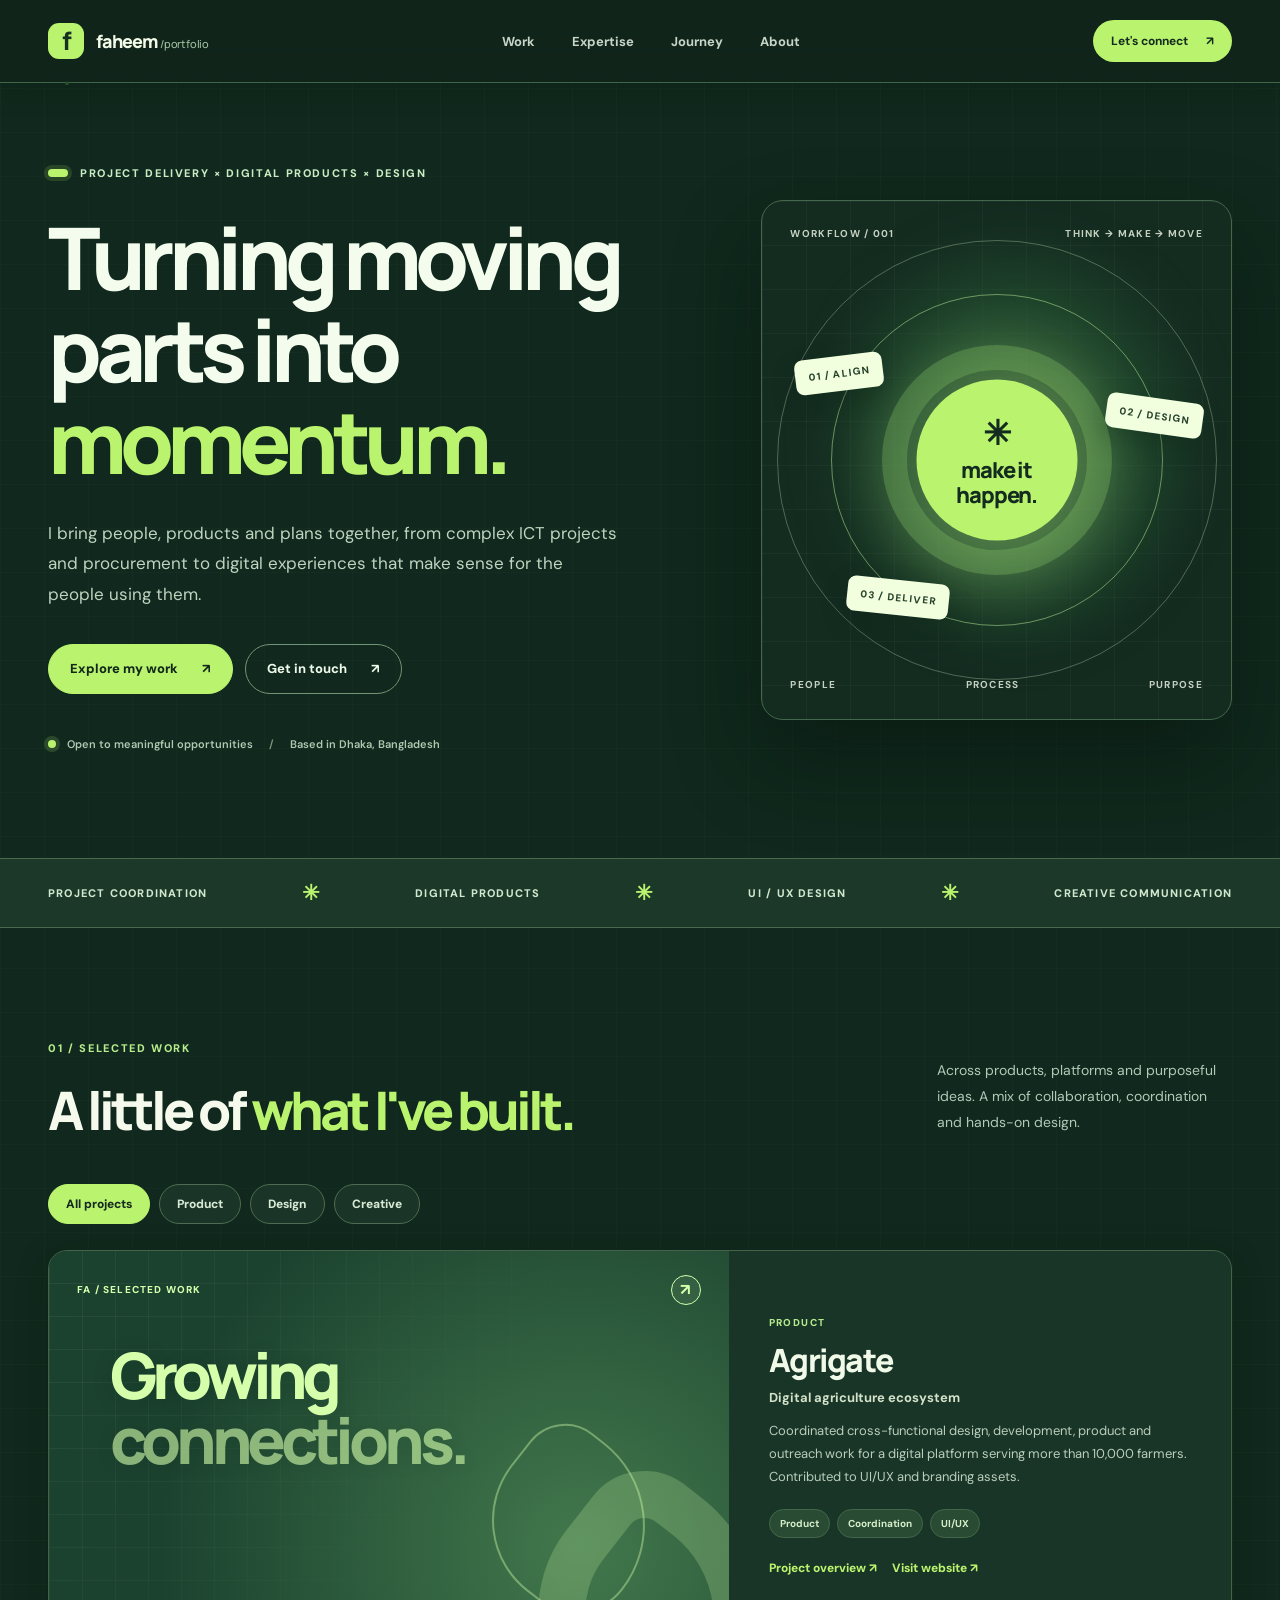
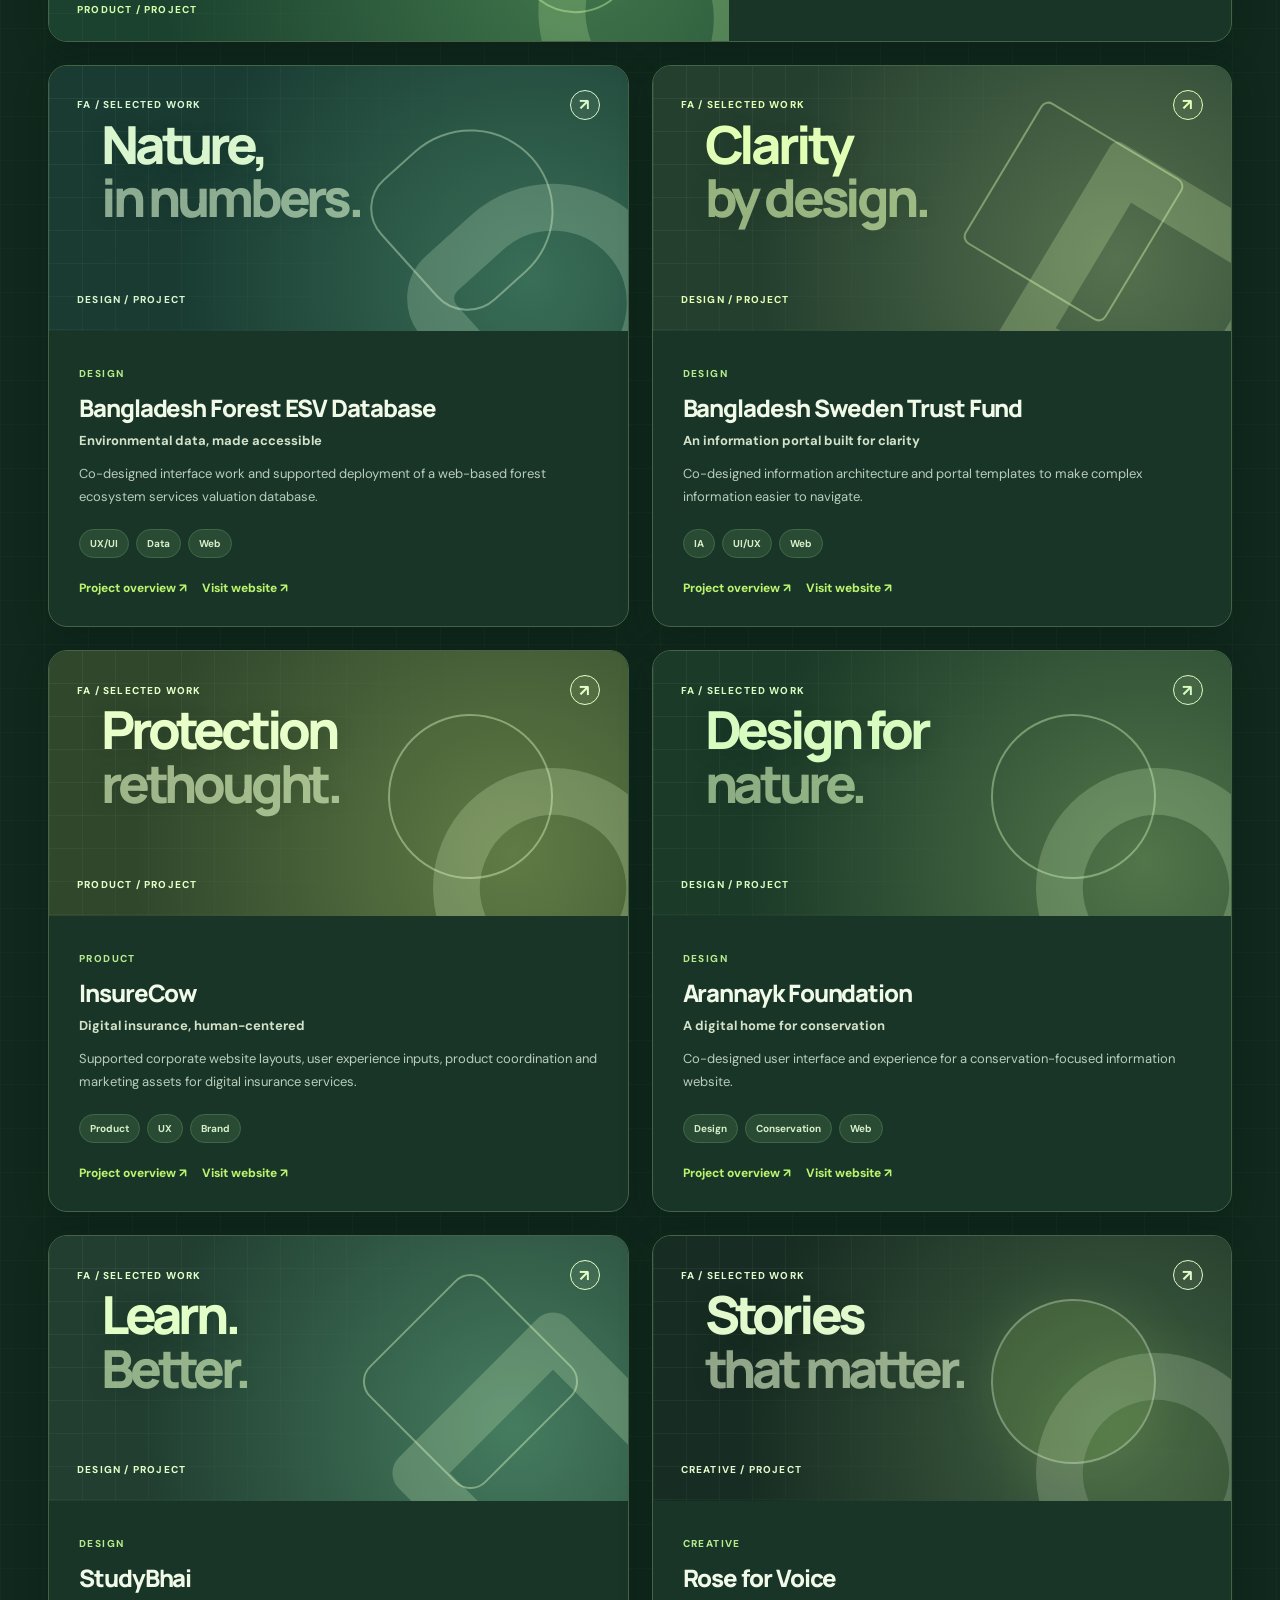
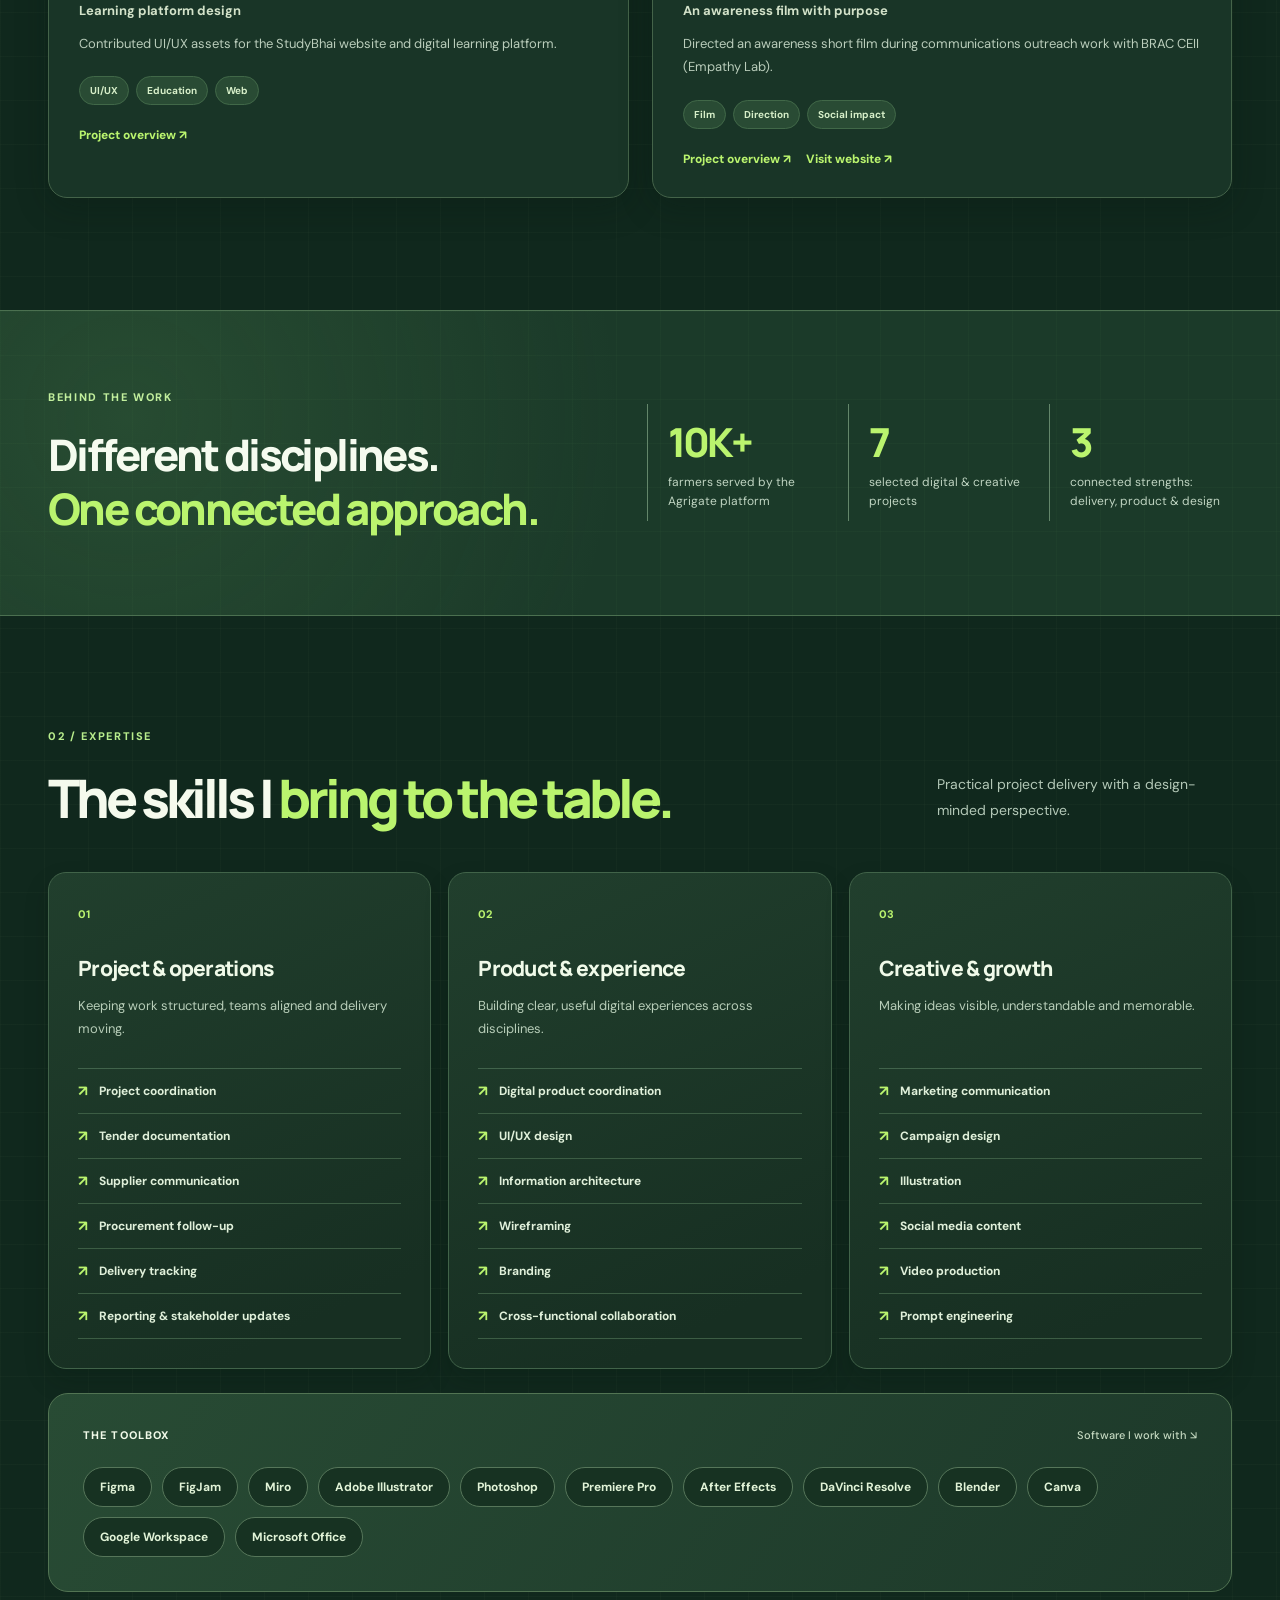
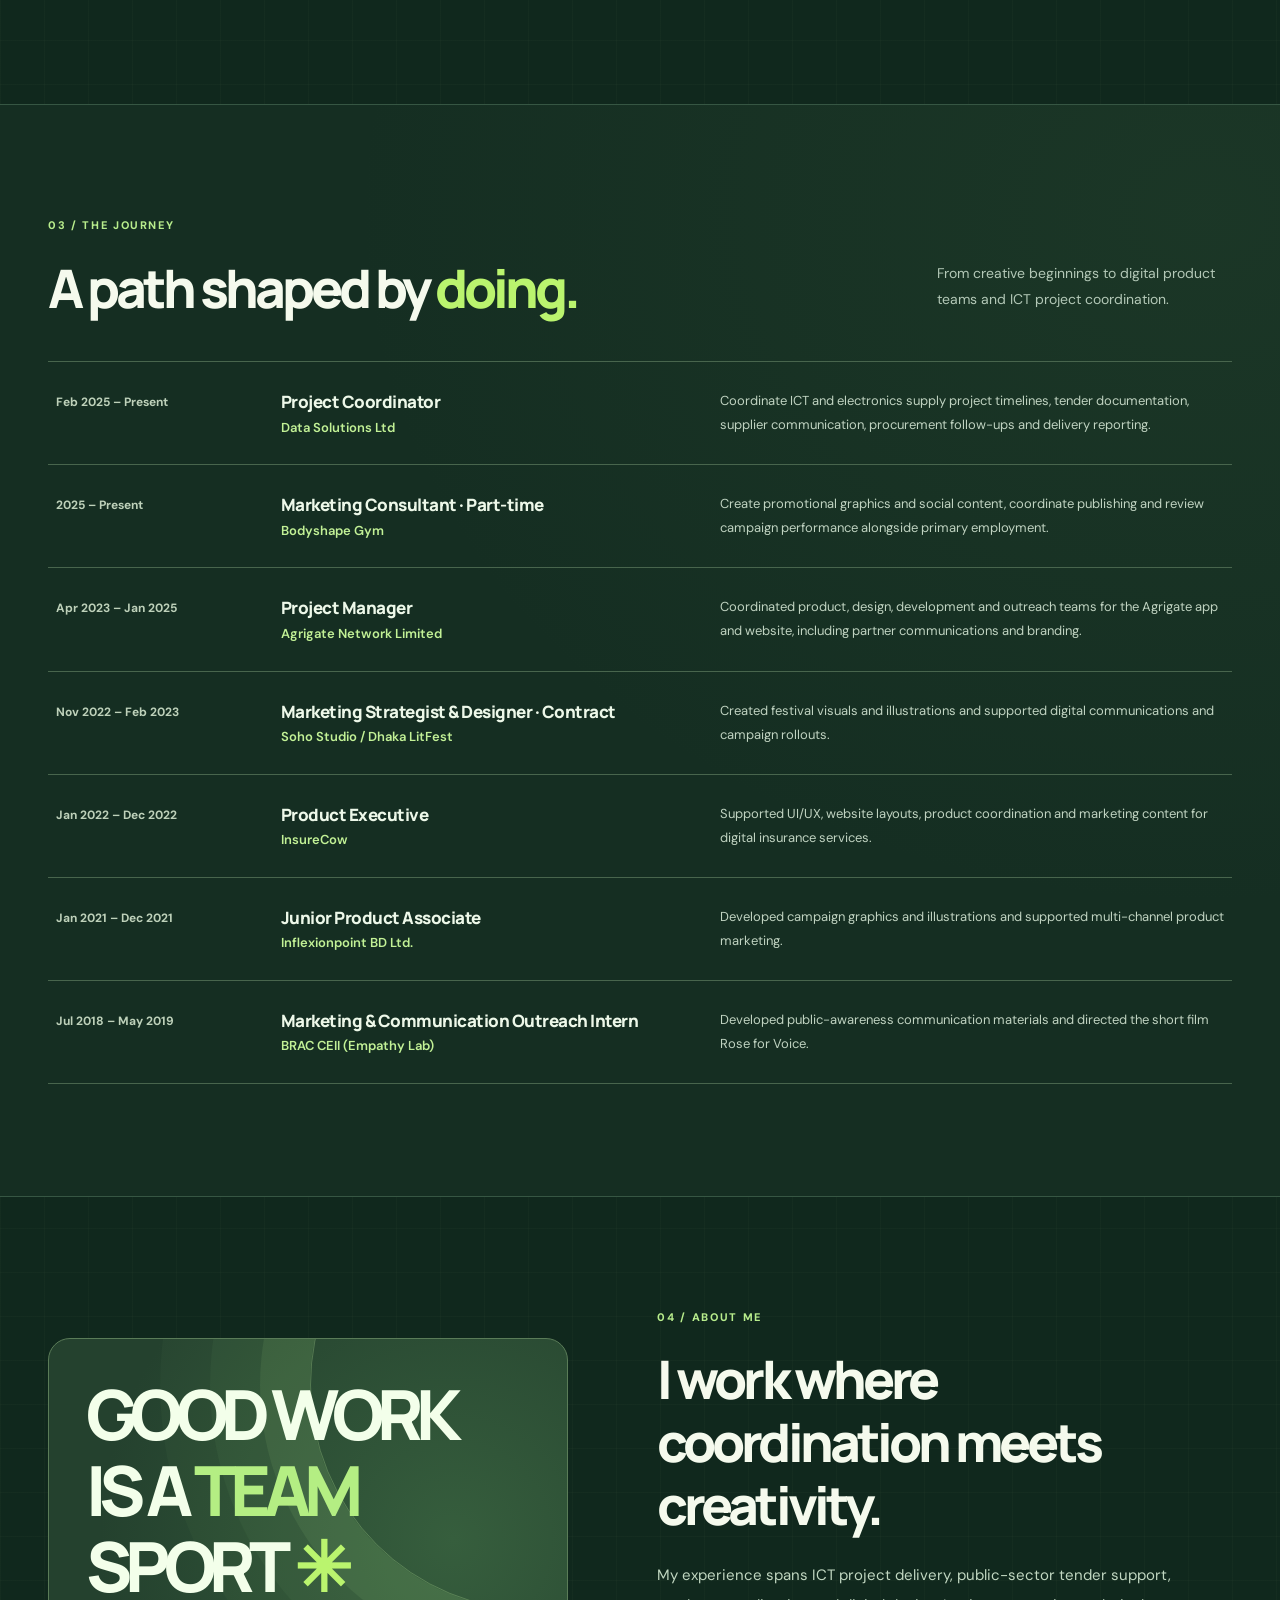
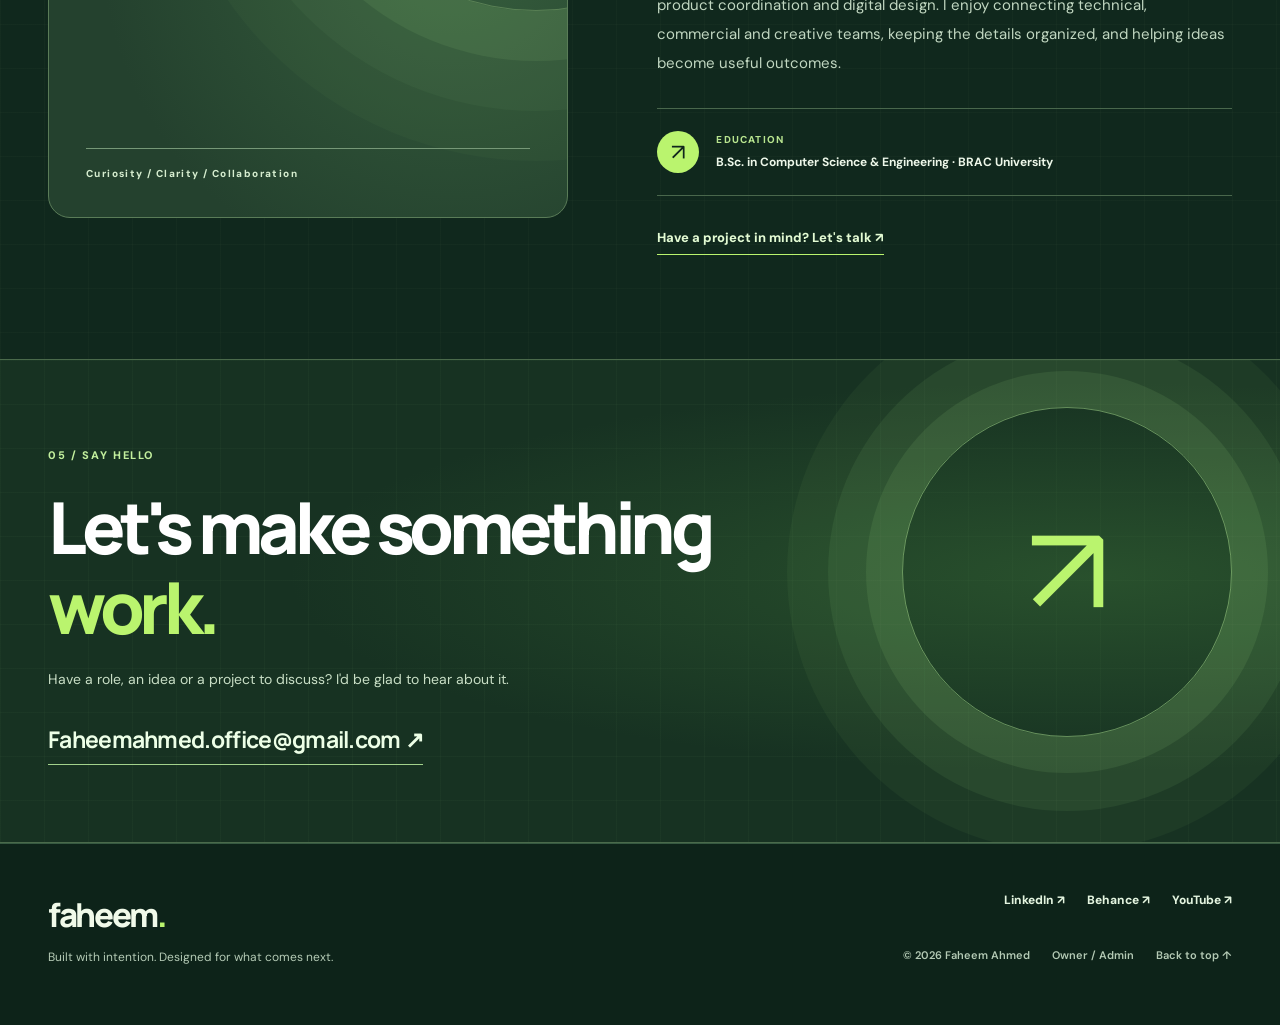
<file: index.html>
<!doctype html>
<html lang="en">
<head>
  <meta charset="utf-8" />
  <meta name="viewport" content="width=device-width, initial-scale=1" />
  <meta name="theme-color" content="#10281d" />
  <meta name="description" content="Faheem Ahmed: project delivery, digital products, UI/UX and creative work. Selected projects, skills and experience." />
  <meta property="og:title" content="Faheem Ahmed | Portfolio" />
  <meta property="og:description" content="Project delivery, digital products and thoughtful design." />
  <meta property="og:type" content="website" />
  <title>Faheem Ahmed | Project Delivery, Digital Products & Design</title>
  <link rel="icon" href="favicon.svg" type="image/svg+xml" />
  <link rel="preconnect" href="https://fonts.googleapis.com" />
  <link rel="preconnect" href="https://fonts.gstatic.com" crossorigin />
  <link href="https://fonts.googleapis.com/css2?family=DM+Sans:wght@400;500;600;700&family=Manrope:wght@400;500;600;700;800&display=swap" rel="stylesheet" />
  <link rel="stylesheet" href="styles.css" />
  <link rel="stylesheet" href="theme.css" />
  <script defer src="fallback.js"></script>
  <script defer src="app.js"></script>
</head>
<body>
  <a class="skip-link" href="#main">Skip to content</a>
  <header class="site-header" id="top">
    <div class="shell header-row">
      <a class="wordmark" href="#top" aria-label="Faheem Ahmed, back to top"><span class="logo-symbol">f<span class="logo-dot">.</span></span><span id="headerName">faheem<span class="muted-mark">/portfolio</span></span></a>
      <nav class="desktop-nav" aria-label="Main navigation">
        <a href="#work">Work</a><a href="#expertise">Expertise</a><a href="#journey">Journey</a><a href="#about">About</a>
      </nav>
      <a class="header-contact" href="#contact">Let's connect <span aria-hidden="true">↗</span></a>
      <button class="menu-toggle" id="menuToggle" aria-label="Open menu" aria-expanded="false" aria-controls="mobileMenu"><span></span><span></span></button>
    </div>
    <nav class="mobile-menu" id="mobileMenu" aria-label="Mobile navigation" hidden><a href="#work">Work</a><a href="#expertise">Expertise</a><a href="#journey">Journey</a><a href="#about">About</a><a href="#contact">Contact</a></nav>
  </header>

  <main id="main">
    <section class="hero shell section" aria-labelledby="heroTitle">
      <div class="hero-copy">
        <div class="eyebrow"><span class="eyebrow-mark"></span><span id="heroEyebrow">PROJECT DELIVERY × DIGITAL PRODUCTS × DESIGN</span></div>
        <h1 id="heroTitle">Turning moving parts into <em>momentum.</em></h1>
        <p class="hero-desc" id="heroIntro">I bring people, products and plans together, from complex ICT projects and procurement to digital experiences that make sense for the people using them.</p>
        <div class="hero-actions"><a href="#work" class="button button-dark">Explore my work <span aria-hidden="true">↗</span></a><a href="#contact" class="button button-outline">Get in touch <span aria-hidden="true">↗</span></a></div>
        <div class="hero-footnote"><span class="status-pip"></span><span id="availability">Open to meaningful opportunities</span><span class="footnote-separator">/</span><span id="location">Based in Dhaka, Bangladesh</span></div>
      </div>
      <div class="hero-art" aria-label="Abstract visual representing a process from plan to delivery" role="img">
        <div class="art-topline"><span>WORKFLOW / 001</span><span>THINK → MAKE → MOVE</span></div>
        <div class="orbit orbit-outer"></div><div class="orbit orbit-middle"></div><div class="orbit orbit-inner"></div>
        <div class="orbit-center"><span class="orbit-symbol">✳</span><span>make it<br />happen.</span></div>
        <div class="orbit-tag orbit-tag-one">01 / ALIGN</div><div class="orbit-tag orbit-tag-two">02 / DESIGN</div><div class="orbit-tag orbit-tag-three">03 / DELIVER</div>
        <div class="art-bottomline"><span>PEOPLE</span><span>PROCESS</span><span>PURPOSE</span></div>
      </div>
    </section>

    <section class="ticker-wrap" aria-label="Areas of work"><div class="shell ticker"><span>PROJECT COORDINATION</span><span class="ticker-star">✳</span><span>DIGITAL PRODUCTS</span><span class="ticker-star">✳</span><span>UI / UX DESIGN</span><span class="ticker-star">✳</span><span>CREATIVE COMMUNICATION</span></div></section>

    <section class="section shell work-section" id="work" aria-labelledby="workTitle">
      <div class="section-head reveal"><div><p class="kicker">01 / SELECTED WORK</p><h2 id="workTitle">A little of <em>what I've built.</em></h2></div><p class="head-aside">Across products, platforms and purposeful ideas. A mix of collaboration, coordination and hands-on design.</p></div>
      <div class="filter-row" id="projectFilters" aria-label="Filter projects"><button class="filter-chip active" data-filter="All" aria-pressed="true">All projects</button><button class="filter-chip" data-filter="Product" aria-pressed="false">Product</button><button class="filter-chip" data-filter="Design" aria-pressed="false">Design</button><button class="filter-chip" data-filter="Creative" aria-pressed="false">Creative</button></div>
      <div class="project-grid" id="projectGrid" aria-live="polite"></div>
    </section>

    <section class="stats-section"><div class="shell stats-layout"><div><p class="kicker light-kicker">BEHIND THE WORK</p><h2>Different disciplines.<br /><em>One connected approach.</em></h2></div><div class="stats-grid" id="statsGrid"></div></div></section>

    <section class="section shell expertise-section" id="expertise" aria-labelledby="expertiseTitle"><div class="section-head reveal"><div><p class="kicker">02 / EXPERTISE</p><h2 id="expertiseTitle">The skills I <em>bring to the table.</em></h2></div><p class="head-aside">Practical project delivery with a design-minded perspective.</p></div><div class="skills-grid" id="skillsGrid"></div><div class="toolbox reveal"><div class="toolbox-heading"><span>THE TOOLBOX</span><span>Software I work with <span aria-hidden="true">↘</span></span></div><div class="tool-tags" id="toolTags"></div></div></section>

    <section class="section journey-section" id="journey" aria-labelledby="journeyTitle"><div class="shell"><div class="section-head reveal"><div><p class="kicker">03 / THE JOURNEY</p><h2 id="journeyTitle">A path shaped by <em>doing.</em></h2></div><p class="head-aside">From creative beginnings to digital product teams and ICT project coordination.</p></div><div class="timeline" id="timeline"></div></div></section>

    <section class="section shell about-section" id="about" aria-labelledby="aboutTitle"><div class="about-visual reveal" aria-hidden="true"><div class="about-art-title">GOOD WORK<br />IS A <span>TEAM</span><br />SPORT<span class="lime-text">✳</span></div><div class="about-art-caption">Curiosity / Clarity / Collaboration</div></div><div class="about-copy reveal"><p class="kicker">04 / ABOUT ME</p><h2 id="aboutTitle">I work where <em>coordination meets creativity.</em></h2><p id="aboutText">My experience spans ICT project delivery, public-sector tender support, product coordination and digital design.</p><div class="education-note"><span class="edu-icon">↗</span><div><small>EDUCATION</small><strong id="educationText">B.Sc. in Computer Science & Engineering · BRAC University</strong></div></div><a class="text-link" href="#contact">Have a project in mind? Let's talk <span aria-hidden="true">↗</span></a></div></section>

    <section class="contact-section" id="contact" aria-labelledby="contactTitle"><div class="shell contact-inner"><div><p class="kicker light-kicker">05 / SAY HELLO</p><h2 id="contactTitle">Let's make something <em>work.</em></h2><p>Have a role, an idea or a project to discuss? I'd be glad to hear about it.</p><a class="contact-email" id="emailLink" href="mailto:Faheemahmed.office@gmail.com">Faheemahmed.office@gmail.com <span aria-hidden="true">↗</span></a></div><div class="contact-orbit" aria-hidden="true"><span>↗</span></div></div></section>
  </main>

  <footer class="site-footer"><div class="shell footer-main"><div><a href="#top" class="footer-brand">faheem<span>.</span></a><p id="footerNote">Built with intention. Designed for what comes next.</p></div><div><div class="footer-socials" id="footerSocials"></div><div class="footer-bottom"><span>© <span id="year"></span> <span id="footerName">Faheem Ahmed</span></span><a href="admin.html" rel="nofollow">Owner / Admin</a><a href="#top">Back to top ↑</a></div></div></div></footer>

  <dialog class="project-dialog" id="projectDialog" aria-labelledby="dialogTitle"><button class="dialog-close" id="dialogClose" aria-label="Close project details">×</button><p class="kicker">SELECTED PROJECT</p><h2 id="dialogTitle"></h2><p class="dialog-subtitle" id="dialogSubtitle"></p><p id="dialogDescription"></p><p class="dialog-role" id="dialogRole"></p><div id="dialogTags" class="card-tags"></div><a class="button button-dark dialog-link" id="dialogLink" href="#" target="_blank" rel="noopener noreferrer">Visit project <span>↗</span></a></dialog>
</body>
</html>
</file>
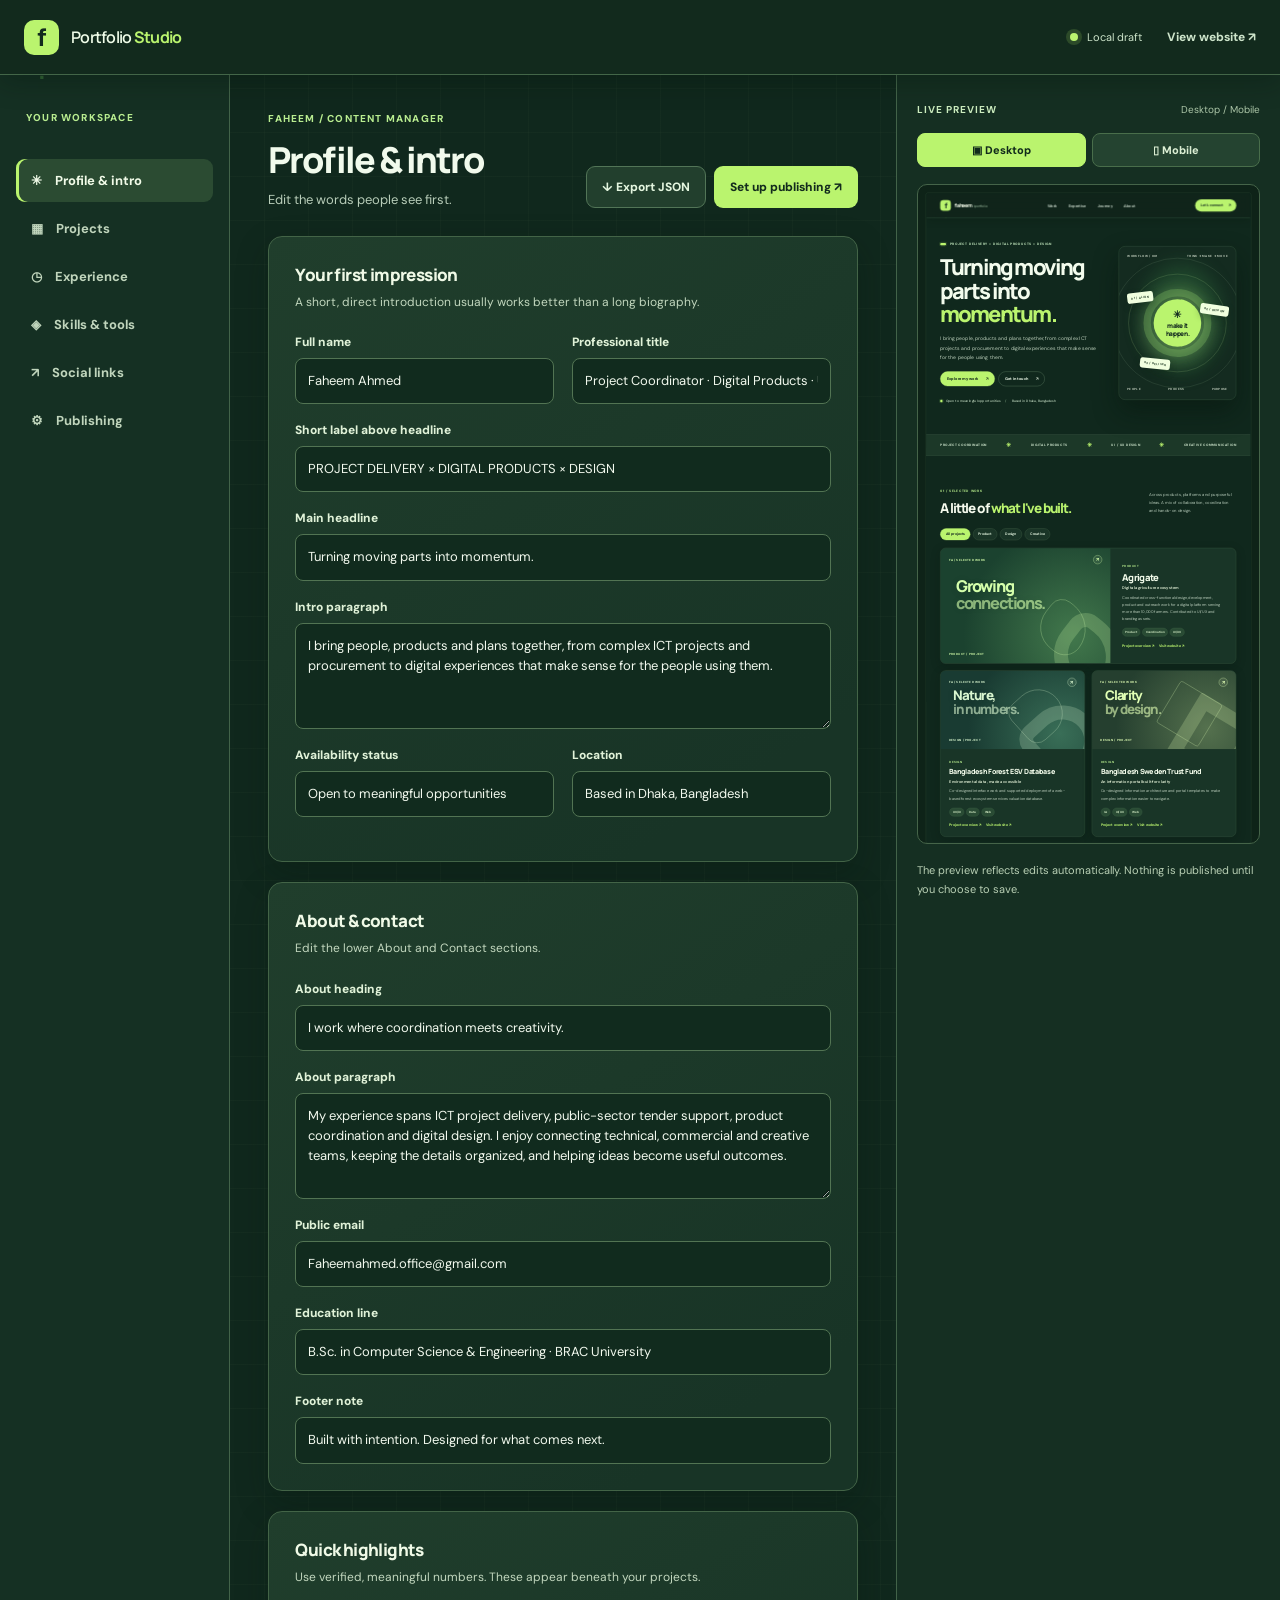
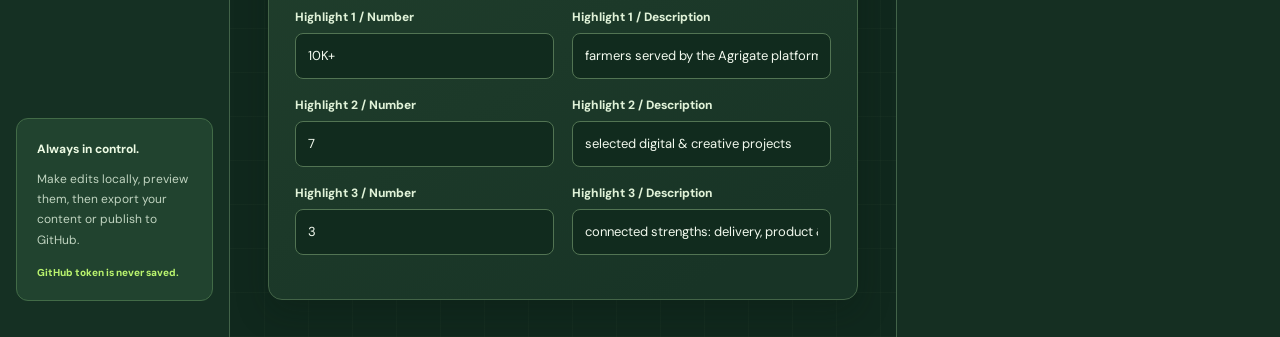
<file: admin.html>
<!doctype html>
<html lang="en">
<head>
<meta charset="utf-8" /><meta name="viewport" content="width=device-width,initial-scale=1" />
<meta name="robots" content="noindex,nofollow" /><meta name="theme-color" content="#10281d" />
<title>Portfolio Studio | Faheem Ahmed</title>
<link rel="icon" href="favicon.svg" type="image/svg+xml" />
<link rel="preconnect" href="https://fonts.googleapis.com" /><link rel="preconnect" href="https://fonts.gstatic.com" crossorigin />
<link href="https://fonts.googleapis.com/css2?family=DM+Sans:wght@400;500;600;700&family=Manrope:wght@400;500;600;700;800&display=swap" rel="stylesheet" />
<link rel="stylesheet" href="admin.css" />
<link rel="stylesheet" href="admin-theme.css" />
<script defer src="fallback.js"></script><script defer src="admin.js"></script>
</head>
<body>
<header class="admin-header"><a class="admin-brand" href="index.html"><span class="admin-logo">f<span>.</span></span><span>Portfolio <strong>Studio</strong></span></a><div class="admin-header-right"><span class="admin-status" id="draftStatus"><span class="status-light"></span>Ready to edit</span><a href="index.html" target="_blank" rel="noopener noreferrer" class="site-link">View website ↗</a></div></header>
<div class="admin-layout">
<aside class="admin-sidebar"><div class="sidebar-title">YOUR WORKSPACE</div><nav class="admin-tabs" aria-label="Admin sections"><button class="tab active" data-tab="profile">✳ <span>Profile & intro</span></button><button class="tab" data-tab="projects">▦ <span>Projects</span></button><button class="tab" data-tab="experience">◷ <span>Experience</span></button><button class="tab" data-tab="skills">◈ <span>Skills & tools</span></button><button class="tab" data-tab="links">↗ <span>Social links</span></button><button class="tab" data-tab="publishing">⚙ <span>Publishing</span></button></nav><div class="sidebar-help"><strong>Always in control.</strong><p>Make edits locally, preview them, then export your content or publish to GitHub.</p><span>GitHub token is never saved.</span></div></aside>
<main class="admin-main"><div class="editor-intro"><div><div class="upper-label">FAHEEM / CONTENT MANAGER</div><h1 id="tabTitle">Profile & intro</h1><p id="tabDescription">Edit the words people see first.</p></div><div class="editor-actions"><button class="ghost-btn" id="exportButton">↓ Export JSON</button><button class="primary-btn" id="publishButton">Publish changes ↗</button></div></div><div id="notification" role="status" aria-live="polite" class="notification" hidden></div><div id="editorPane" class="editor-pane"></div></main>
<aside class="preview-sidebar"><div class="preview-head"><strong>LIVE PREVIEW</strong><span>Desktop / Mobile</span></div><div class="preview-controls"><button id="desktopPreview" class="selected" aria-pressed="true">▣ Desktop</button><button id="mobilePreview" aria-pressed="false">▯ Mobile</button></div><div class="preview-frame-holder" id="previewFrameHolder"><iframe title="Live portfolio preview" id="previewFrame" src="index.html"></iframe></div><p class="preview-tip">The preview reflects edits automatically. Nothing is published until you choose to save.</p></aside>
</div>
</body>
</html>
</file>
<file: styles.css>
:root{--paper:#f7f7f2;--paper-dark:#eeefe9;--ink:#18271f;--muted:#5f6b62;--border:#daddd5;--dark:#152b20;--dark-2:#213d2c;--lime:#baf46e;--white:#fff;--shadow:0 28px 60px rgba(26,43,31,.075);--round:19px}
*{box-sizing:border-box}html{scroll-behavior:smooth;scroll-padding-top:85px}body{margin:0;background:var(--paper);color:var(--ink);font-family:'DM Sans',Arial,sans-serif;-webkit-font-smoothing:antialiased}a{color:inherit;text-decoration:none}button,input{font:inherit}button{cursor:pointer}img{max-width:100%}::selection{background:var(--lime);color:var(--dark)}.shell{width:min(100% - 96px,1300px);margin-inline:auto}.section{padding-block:112px}.skip-link{position:absolute;top:-70px;left:20px;background:var(--lime);padding:14px 20px;z-index:120}.skip-link:focus{top:12px}a:focus-visible,button:focus-visible{outline:3px solid #85b840;outline-offset:4px}.site-header{position:sticky;top:0;z-index:40;background:rgba(247,247,242,.93);backdrop-filter:blur(20px);border-bottom:1px solid var(--border)}.header-row{height:82px;display:flex;align-items:center;justify-content:space-between;gap:22px}.wordmark{display:flex;align-items:center;gap:12px;font-weight:800;letter-spacing:-.055em;font-family:Manrope,sans-serif;font-size:18px}.logo-symbol{height:36px;width:36px;background:var(--dark);border-radius:11px;color:#fff;display:grid;place-items:center;position:relative;font-size:25px;letter-spacing:-.07em}.logo-dot{color:var(--lime)}.muted-mark{font-size:11px;letter-spacing:-.02em;font-weight:500;color:#8c948b;margin-left:3px}.desktop-nav{display:flex;align-items:center;gap:37px}.desktop-nav a{font-size:13px;font-weight:700;color:#46564b;transition:color .2s}.desktop-nav a:hover,.desktop-nav a.active{color:#1a9c4c}.header-contact{background:var(--dark);border-radius:999px;padding:13px 18px;color:#fff;font-weight:700;font-size:12px;display:flex;align-items:center;gap:18px;white-space:nowrap}.header-contact:hover{background:#315b3d}.menu-toggle{display:none;background:none;border:0;flex-direction:column;gap:5px;padding:12px}.menu-toggle span{display:block;width:23px;height:2px;background:var(--ink)}.mobile-menu{display:none}
.hero{min-height:660px;display:grid;grid-template-columns:1.15fr .85fr;gap:clamp(34px,6vw,100px);align-items:center;padding-block:82px 103px}.hero-copy{padding-bottom:4px}.eyebrow,.kicker{font-size:11px;letter-spacing:.15em;font-weight:800;line-height:1.5}.eyebrow{display:flex;align-items:center;gap:12px;color:#4d6756;margin-bottom:29px}.eyebrow-mark{display:inline-block;width:20px;height:8px;background:#5ba46a;border-radius:99px}.hero h1,h2{font-family:Manrope,'DM Sans',sans-serif;font-weight:800;letter-spacing:-.075em}.hero h1{font-size:clamp(56px,6.75vw,99px);line-height:1.07;margin:0;max-width:820px}.hero h1 em,h2 em{font-style:normal;color:#66866a}.hero-desc{max-width:570px;font-size:17px;line-height:1.8;color:#657069;margin:30px 0}.hero-actions{display:flex;gap:12px;flex-wrap:wrap;margin-top:34px}.button{min-height:50px;border-radius:999px;padding:14px 21px;display:inline-flex;align-items:center;justify-content:center;gap:24px;font-size:13px;font-weight:800;transition:transform .2s,background .2s,border-color .2s}.button:hover{transform:translateY(-2px)}.button-dark{background:var(--ink);color:#fff;border:1px solid var(--ink)}.button-dark:hover{background:#34543a}.button-outline{border:1px solid #bcc6bd}.button-outline:hover{background:white;border-color:var(--ink)}.hero-footnote{display:flex;flex-wrap:wrap;align-items:center;gap:11px;color:#6f7971;font-size:11px;margin-top:43px;font-weight:600}.status-pip{width:8px;height:8px;background:#63b579;border-radius:50%;box-shadow:0 0 0 4px #ddeddf}.footnote-separator{color:#aeb8ac;padding-inline:5px}
.hero-art{min-height:520px;background:var(--dark);border-radius:22px;position:relative;overflow:hidden;color:white;isolation:isolate;box-shadow:var(--shadow)}.hero-art:before{content:'';position:absolute;width:85%;height:85%;background:radial-gradient(ellipse,#6d9d59 0%,#285135 38%,transparent 70%);top:4%;left:11%;opacity:.65;filter:blur(22px)}.hero-art:after{content:'';position:absolute;inset:0;background-image:linear-gradient(rgba(255,255,255,.035) 1px,transparent 1px),linear-gradient(90deg,rgba(255,255,255,.035) 1px,transparent 1px);background-size:44px 44px;z-index:-1}.art-topline,.art-bottomline{position:absolute;left:28px;right:28px;display:flex;justify-content:space-between;color:#c5d2c1;font-size:10px;letter-spacing:.13em;font-weight:700;z-index:3}.art-topline{top:26px}.art-bottomline{bottom:28px}.orbit{position:absolute;border:1px solid rgba(218,246,203,.3);border-radius:50%;left:50%;top:50%;transform:translate(-50%,-50%)}.orbit-outer{width:440px;height:440px}.orbit-middle{width:332px;height:332px;border-color:rgba(189,239,160,.5)}.orbit-inner{width:230px;height:230px;border:25px solid rgba(177,245,128,.26);box-shadow:0 0 65px #d1ff9a22, inset 0 0 75px #d1ff9a22}.orbit-center{position:absolute;left:50%;top:50%;transform:translate(-50%,-50%);width:161px;height:161px;background:var(--lime);border-radius:50%;display:flex;align-items:center;justify-content:center;flex-direction:column;color:var(--dark);text-align:center;font:800 22px/1.1 Manrope,sans-serif;letter-spacing:-.055em;box-shadow:0 30px 85px #c6ff8c44}.orbit-symbol{font-size:34px;margin-bottom:7px}.orbit-tag{position:absolute;padding:11px 13px;background:#f1ffdf;color:#27422b;border-radius:8px;font-size:10px;font-weight:800;letter-spacing:.12em;box-shadow:0 10px 25px #10261955}.orbit-tag-one{top:30%;left:7%;transform:rotate(-7deg)}.orbit-tag-two{right:6%;top:38%;transform:rotate(8deg)}.orbit-tag-three{bottom:20%;left:18%;transform:rotate(6deg)}
.ticker-wrap{border-block:1px solid var(--border);background:#edeee8}.ticker{min-height:68px;display:flex;align-items:center;justify-content:space-between;gap:20px;font-size:11px;font-weight:800;letter-spacing:.11em;color:#536354}.ticker-star{font-size:21px;color:#65936b}
.section-head{display:flex;justify-content:space-between;align-items:end;gap:48px;margin-bottom:42px}.kicker{color:#688471;margin:0 0 23px}.section-head h2,.about-copy h2{font-size:clamp(39px,4.15vw,62px);line-height:1.18;margin:0;max-width:750px}.head-aside{font-size:14px;line-height:1.85;color:var(--muted);max-width:295px;margin:0 0 6px}.filter-row{display:flex;gap:9px;flex-wrap:wrap;margin-bottom:26px}.filter-chip{border:1px solid var(--border);border-radius:999px;padding:11px 17px;background:transparent;color:#566359;font-size:12px;font-weight:800}.filter-chip.active,.filter-chip:hover{background:var(--dark);color:white;border-color:var(--dark)}.project-grid{display:grid;grid-template-columns:repeat(2,minmax(0,1fr));gap:22px}.project-card{overflow:hidden;background:#fff;border:1px solid #e0e4da;border-radius:19px;box-shadow:0 2px 3px #202d2510;transition:transform .25s,box-shadow .25s;min-width:0}.project-card:hover{transform:translateY(-5px);box-shadow:var(--shadow)}.project-card.featured{grid-column:span 2;display:grid;grid-template-columns:1.15fr .85fr}.project-card.featured .project-visual{min-height:390px}.project-visual{height:265px;position:relative;overflow:hidden;isolation:isolate}.project-visual:before{content:'';inset:0;position:absolute;background-image:linear-gradient(0deg,rgba(255,255,255,.11) 1px,transparent 1px),linear-gradient(90deg,rgba(255,255,255,.11) 1px,transparent 1px);background-size:33px 33px;mask-image:linear-gradient(120deg,#0008,transparent 65%);z-index:-1}.project-visual.agri{background:#d9edbd;color:#203e25}.project-visual.forest{background:#b8d6c7;color:#1e4b40}.project-visual.trust{background:#cdd8eb;color:#27436c}.project-visual.insure{background:#f4d3b6;color:#773d2d}.project-visual.nature{background:#d3dac0;color:#3b4f29}.project-visual.study{background:#daccf0;color:#45326e}.project-visual.film{background:#2f3339;color:#f4efdf}.visual-top{position:absolute;left:28px;right:28px;top:24px;display:flex;justify-content:space-between;align-items:center;font-size:10px;font-weight:800;letter-spacing:.12em;text-transform:uppercase;z-index:2}.visual-corner{border:1px solid currentColor;border-radius:999px;width:30px;height:30px;display:grid;place-items:center;font-size:16px}.visual-title{position:absolute;left:9%;top:40%;transform:translateY(-50%);font:800 clamp(36px,4.1vw,66px)/1.02 Manrope,sans-serif;letter-spacing:-.08em;max-width:72%;z-index:2}.featured .visual-title{font-size:clamp(52px,5vw,83px)}.visual-title span{display:block;opacity:.6}.visual-shape{position:absolute;border-radius:50%;width:240px;height:240px;right:-45px;bottom:-92px;border:47px solid currentColor;opacity:.16;transform:rotate(-23deg)}.visual-shape.two{width:165px;height:165px;right:75px;bottom:37px;border-width:2px;opacity:.35}.project-visual.agri .visual-shape{border-radius:30% 70% 40% 60%;transform:rotate(38deg)}.project-visual.forest .visual-shape{border-radius:32% 68% 66% 34%;transform:rotate(-42deg)}.project-visual.trust .visual-shape{border-radius:9px;transform:rotate(31deg)}.project-visual.study .visual-shape{border-radius:22px;transform:rotate(45deg)}.project-visual.film .visual-shape{border-radius:50%;background:#d2b7a3;box-shadow:0 0 60px #d8b7a4}.visual-bottom{position:absolute;bottom:25px;left:28px;font-size:10px;font-weight:800;letter-spacing:.12em;text-transform:uppercase}.project-info{padding:30px}.project-card.featured .project-info{display:flex;flex-direction:column;justify-content:center;padding:40px}.card-overline{font-size:10px;letter-spacing:.14em;color:#718075;font-weight:800;text-transform:uppercase}.project-info h3{font:800 24px/1.25 Manrope,sans-serif;letter-spacing:-.045em;margin:11px 0 9px}.featured .project-info h3{font-size:32px}.project-subtitle{color:#5e6d63;font-size:13px;font-weight:700;margin:0 0 13px}.project-description{font-size:13px;line-height:1.78;color:#68736a;margin:0 0 21px}.card-tags{display:flex;gap:7px;flex-wrap:wrap}.card-tags span{padding:7px 10px;background:#f0f3ed;border-radius:99px;font-size:10px;font-weight:700;color:#5b6b5b}.project-actions{display:flex;flex-wrap:wrap;gap:15px;align-items:center;margin-top:22px}.project-actions button,.project-actions a{border:0;background:transparent;padding:0;font-size:12px;font-weight:800;color:#23462b}.project-actions button:hover,.project-actions a:hover{text-decoration:underline}
.stats-section{background:var(--dark);color:#fff;padding:78px 0}.stats-layout{display:grid;grid-template-columns:.95fr 1.05fr;gap:70px;align-items:center}.stats-layout h2{font-size:clamp(30px,3.4vw,49px);line-height:1.25;letter-spacing:-.06em;margin:0}.stats-layout h2 em{color:var(--lime)}.light-kicker{color:#a9ca9b}.stats-grid{display:grid;grid-template-columns:repeat(3,1fr);gap:18px}.stat{border-left:1px solid #54715b;padding:10px 0 10px 20px}.stat-number{display:block;color:var(--lime);font:800 40px Manrope,sans-serif;letter-spacing:-.08em}.stat-label{font-size:12px;line-height:1.6;color:#bfd1c3;margin-top:4px}
.skills-grid{display:grid;grid-template-columns:repeat(3,minmax(0,1fr));gap:17px}.skill-card{border:1px solid var(--border);border-radius:18px;padding:29px;background:#fff;min-width:0}.skill-index{font-size:11px;font-weight:800;color:#7e9782}.skill-card h3{font:800 21px Manrope,sans-serif;letter-spacing:-.035em;margin:31px 0 9px}.skill-card>p{color:#718074;font-size:13px;line-height:1.75;min-height:49px}.skill-card ul{margin:24px 0 0;padding:0;list-style:none;border-top:1px solid var(--border)}.skill-card li{font-size:12px;font-weight:700;color:#415147;padding:12px 0;border-bottom:1px solid #eef0ec;display:flex;align-items:center;gap:11px}.skill-card li:before{content:'↗';color:#608d6b;font-size:15px}.toolbox{background:#e9ede5;border-radius:20px;margin-top:24px;padding:34px}.toolbox-heading{display:flex;justify-content:space-between;gap:20px;font-size:11px;font-weight:800;letter-spacing:.1em;margin-bottom:25px}.toolbox-heading span:last-child{font-weight:500;letter-spacing:0;color:#708074}.tool-tags{display:flex;flex-wrap:wrap;gap:10px}.tool-tags span{border:1px solid #cdd6cb;border-radius:999px;padding:11px 16px;background:#f8faf4;font-size:12px;font-weight:700;color:#45604d}
.journey-section{background:#edf0e9}.timeline{border-top:1px solid #ced6ca}.timeline-item{display:grid;grid-template-columns:190px 1fr 1.25fr;gap:35px;border-bottom:1px solid #ced6ca;padding:27px 8px;transition:background .2s}.timeline-item:hover{background:#ffffff67}.timeline-date{font-size:12px;color:#687968;font-weight:700;padding-top:5px}.timeline-role{font:800 17px/1.5 Manrope,sans-serif;letter-spacing:-.03em}.timeline-company{font-size:13px;font-weight:600;color:#62816a;margin-top:4px}.timeline-description{font-size:13px;color:#6e7a70;line-height:1.85;margin:0}
.about-section{display:grid;grid-template-columns:.95fr 1.05fr;gap:clamp(45px,7vw,105px);align-items:center}.about-visual{background:#dbe6d2;border-radius:22px;min-height:480px;padding:37px;display:flex;flex-direction:column;justify-content:space-between;overflow:hidden;position:relative}.about-visual:before{content:'';position:absolute;width:450px;height:450px;border:1px solid #94b28b;right:-195px;top:-180px;border-radius:50%;box-shadow:0 0 0 50px #c0d1b944,0 0 0 100px #aec2a344,0 0 0 150px #9eb99633}.about-art-title{position:relative;font:800 clamp(49px,5.4vw,83px)/1.1 Manrope,sans-serif;letter-spacing:-.095em;color:#23412c}.about-art-title span:not(.lime-text){color:#78977a}.about-art-title .lime-text{color:#6b9865;margin-left:10px}.about-art-caption{position:relative;border-top:1px solid #b1c6ae;padding-top:18px;letter-spacing:.14em;font-size:10px;font-weight:800;color:#566b54}.about-copy h2{margin-bottom:25px}.about-copy>p:not(.kicker){font-size:15px;line-height:1.95;color:#667267}.education-note{display:flex;align-items:center;gap:17px;margin:30px 0;border-block:1px solid var(--border);padding:22px 0}.edu-icon{height:42px;width:42px;flex-shrink:0;border-radius:50%;background:var(--lime);display:grid;place-items:center;font-size:23px}.education-note small{font-size:10px;letter-spacing:.12em;font-weight:800;color:#7e8e80;display:block;margin-bottom:6px}.education-note strong{font-size:12px;line-height:1.7;display:block}.text-link{font-size:13px;font-weight:800;border-bottom:1px solid #637d68;padding-bottom:8px}.text-link:hover{color:#567d49}
.contact-section{background:#1e3b29;color:#fff;overflow:hidden}.contact-inner{min-height:420px;display:flex;align-items:center;justify-content:space-between;gap:30px;position:relative;padding-block:87px}.contact-inner>div:first-child{position:relative;z-index:2}.contact-inner h2{max-width:730px;font-size:clamp(43px,5.6vw,78px);line-height:1.12;margin:0 0 22px}.contact-inner h2 em{color:var(--lime)}.contact-inner p:not(.kicker){color:#c2d4c2;font-size:14px;margin:0 0 35px}.contact-email{font:700 clamp(15px,1.8vw,23px) Manrope,sans-serif;letter-spacing:-.03em;border-bottom:1px solid #9fc4a0;padding-bottom:9px;overflow-wrap:anywhere}.contact-email:hover{color:var(--lime)}.contact-orbit{position:absolute;right:0;top:47px;width:330px;height:330px;border:1px solid #92b98a55;border-radius:50%;display:grid;place-items:center;box-shadow:0 0 0 36px #7bad7920,0 0 0 74px #7bad7919,0 0 0 115px #7bad7912;color:var(--lime)}.contact-orbit span{font-size:130px;line-height:1}.site-footer{background:#f6f7f1}.footer-main{display:flex;justify-content:space-between;gap:30px;padding-block:48px}.footer-brand{font:800 33px Manrope,sans-serif;letter-spacing:-.07em}.footer-brand span{color:#82af58}.footer-main p{font-size:12px;color:#728073}.footer-socials,.footer-bottom{display:flex;gap:22px;justify-content:flex-end;flex-wrap:wrap;font-size:12px;font-weight:800}.footer-socials a:hover,.footer-bottom a:hover{color:#5f9c57}.footer-bottom{margin-top:40px;font-size:11px;color:#778478;font-weight:600}
.project-dialog{width:min(550px,calc(100% - 30px));border:0;border-radius:22px;padding:36px;color:var(--ink);box-shadow:0 30px 100px #001a09aa}.project-dialog::backdrop{background:#06170ec9;backdrop-filter:blur(5px)}.project-dialog h2{font-size:36px;line-height:1.15;margin:0 0 12px}.project-dialog>p:not(.kicker){color:#627166;font-size:15px;line-height:1.85}.project-dialog .dialog-subtitle{font-weight:800;color:var(--ink)!important}.project-dialog .dialog-role{font-size:12px!important;font-weight:800}.dialog-close{position:absolute;right:20px;top:15px;border:0;background:transparent;font-size:30px;color:#536b57}.dialog-link{margin-top:25px}.reveal{opacity:1;transform:none}@media(prefers-reduced-motion:no-preference){.js-motion .reveal{opacity:0;transform:translateY(20px);transition:opacity .65s,transform .65s}.js-motion .reveal.is-visible{opacity:1;transform:translateY(0)}}
@media(max-width:1080px){.shell{width:min(100% - 60px,1300px)}.hero{gap:33px;min-height:590px}.hero h1{font-size:clamp(52px,6vw,80px)}.hero-art{min-height:455px}.ticker{font-size:9px}.section{padding-block:85px}.stats-layout{gap:25px}.stats-grid{gap:7px}.stat-number{font-size:32px}.timeline-item{grid-template-columns:145px 1fr 1.3fr;gap:22px}}
@media(max-width:780px){.shell{width:min(100% - 36px,1300px)}.header-row{height:68px}.desktop-nav,.header-contact{display:none}.menu-toggle{display:flex}.mobile-menu{display:flex;flex-direction:column;padding:14px 18px 24px;border-top:1px solid var(--border);gap:0;background:var(--paper)}.mobile-menu[hidden]{display:none}.mobile-menu a{padding:13px 10px;font-size:15px;font-weight:700;border-bottom:1px solid var(--border)}.hero{grid-template-columns:1fr;min-height:unset;padding-block:58px 66px}.hero h1{font-size:clamp(50px,9vw,74px);max-width:680px}.hero-art{min-height:410px}.section-head{display:block}.head-aside{margin-top:20px;max-width:560px}.project-card.featured{grid-template-columns:1fr}.project-card.featured .project-visual{min-height:290px}.project-card.featured .project-info{padding:30px}.stats-layout{grid-template-columns:1fr;gap:35px}.skills-grid{grid-template-columns:1fr 1fr}.timeline-item{grid-template-columns:150px 1fr;gap:10px 25px}.timeline-description{grid-column:2}.about-section{grid-template-columns:1fr;gap:45px}.about-visual{min-height:370px}.about-art-title{font-size:clamp(53px,9vw,80px)}.contact-orbit{opacity:.35;right:-110px}.ticker{flex-wrap:wrap;justify-content:center;gap:14px;padding-block:20px}}
@media(max-width:560px){.section{padding-block:68px}.hero{padding-top:48px}.hero h1{font-size:clamp(43px,11vw,62px)}.hero-desc{font-size:15px;line-height:1.75}.eyebrow{font-size:9px;letter-spacing:.07em}.hero-footnote{margin-top:30px}.hero-art{min-height:350px}.orbit-outer{width:330px;height:330px}.orbit-middle{width:245px;height:245px}.orbit-inner{width:170px;height:170px;border-width:17px}.orbit-center{width:125px;height:125px;font-size:17px}.orbit-symbol{font-size:25px}.orbit-tag{font-size:8px;padding:8px}.art-topline,.art-bottomline{left:19px;right:19px;font-size:8px}.ticker{font-size:8px}.ticker-star{font-size:15px}.section-head h2,.about-copy h2{font-size:clamp(36px,10vw,48px)}.project-grid{grid-template-columns:1fr}.project-card.featured{grid-column:auto}.project-card.featured .project-visual{min-height:245px}.project-card.featured .project-info{padding:25px}.project-visual{height:225px}.project-info{padding:24px}.visual-title,.featured .visual-title{font-size:clamp(38px,9vw,54px)}.stats-grid{grid-template-columns:1fr;gap:16px}.stat-number{font-size:36px}.skills-grid{grid-template-columns:1fr}.skill-card>p{min-height:0}.toolbox{padding:23px}.toolbox-heading{flex-direction:column;gap:7px}.timeline-item{grid-template-columns:1fr;gap:9px}.timeline-description{grid-column:1}.about-visual{min-height:350px;padding:25px}.contact-inner{min-height:420px}.contact-inner h2{font-size:50px}.footer-main{flex-direction:column}.footer-socials,.footer-bottom{justify-content:flex-start}.footer-bottom{margin-top:23px}}

/* Small accessible checkbox inside the CMS uses a separate style sheet. */

.project-visual.has-image .visual-photo{position:absolute;inset:0;width:100%;height:100%;object-fit:cover;z-index:0}.project-visual.has-image .visual-title,.project-visual.has-image .visual-shape{display:none}.project-visual.has-image .visual-top,.project-visual.has-image .visual-bottom{background:#18271fbd;color:white;padding:8px 12px;border-radius:7px}.project-visual.has-image .visual-top{left:15px;right:15px;width:calc(100% - 30px)}
</file>
<file: theme.css>
/* Forest / Lime portfolio theme, drawn from the original workflow graphic.
   Added after styles.css so every section follows the same visual language. */
:root{
  color-scheme:dark;
  --paper:#10281d;--paper-dark:#163225;--ink:#f1fae9;
  --muted:#b7cdb8;--border:#365541;--dark:#142b20;
  --dark-2:#234a32;--lime:#baf46e;--white:#193528;
  --shadow:0 24px 68px rgba(1,13,7,.38);
}
html{background:#10281d}
body{
  background-color:var(--paper);color:var(--ink);
  background-image:linear-gradient(rgba(196,245,174,.025) 1px,transparent 1px),linear-gradient(90deg,rgba(196,245,174,.025) 1px,transparent 1px);
  background-size:44px 44px;
}
::selection{background:var(--lime);color:#11271b}
a:focus-visible,button:focus-visible{outline-color:#baf46e}
.skip-link{color:#142b20}
.site-header{background:rgba(16,37,27,.94);border-bottom-color:#426449;box-shadow:0 8px 28px #06150c30}
.wordmark{color:#f2fae8}
.logo-symbol{background:var(--lime);color:#163022}
.logo-dot{color:#284d2d}
.muted-mark{color:#9fbea0}
.desktop-nav a{color:#c7d6c8}
.desktop-nav a:hover,.desktop-nav a.active{color:var(--lime)}
.header-contact{background:var(--lime);color:#142b20}
.header-contact:hover{background:#d1ffa4}
.menu-toggle span{background:var(--lime)}
.mobile-menu{background:#10271d}
.mobile-menu a{color:#e0f2df}
.hero{position:relative}
.hero-copy{position:relative;z-index:1}
.eyebrow{color:#c8edc3}
.eyebrow-mark{background:var(--lime);box-shadow:0 0 0 4px #baf46e24}
.hero h1{color:#f3fced}
.hero h1 em,h2 em{color:var(--lime)}
.hero-desc{color:#bfd3bf}
.button-dark{background:var(--lime);color:#11271b;border-color:var(--lime)}
.button-dark:hover{background:#d0ffa1;color:#11271b}
.button-outline{border-color:#729575;color:#edf9e9}
.button-outline:hover{background:#2a5037;border-color:var(--lime)}
.hero-footnote{color:#afc8b0}
.status-pip{background:var(--lime);box-shadow:0 0 0 4px #aef1732b}
.footnote-separator{color:#7b9f7d}
.hero-art{background:#142b20;border:1px solid #45684c;box-shadow:0 40px 85px #06150d7d}
.hero-art:before{background:radial-gradient(ellipse,#76ab57 0%,#295d37 38%,transparent 71%)}
.ticker-wrap{background:#1c3828;border-block-color:#4a694f}
.ticker{color:#d1e8cf}
.ticker-star{color:var(--lime)}
.section-head h2,.about-copy h2{color:#f5faed}
.kicker{color:#b8ed8c}
.head-aside{color:#b3c8b7}
.filter-chip{border-color:#4e6c51;color:#d8ead5;background:#1a3527}
.filter-chip.active,.filter-chip:hover{color:#152a20;background:var(--lime);border-color:var(--lime)}
.project-grid{gap:23px}
.project-card{background:#193527;border:1px solid #446349;box-shadow:0 9px 32px #08170e44}
.project-card:hover{border-color:#9bc87c;box-shadow:0 22px 55px #04120c80}
.project-visual{color:#def8ca}
.project-visual.agri{background:radial-gradient(circle at 78% 76%,#42784c,#1b422f 69%);color:#d5ffab}
.project-visual.forest{background:radial-gradient(circle at 83% 80%,#396e57,#193b32 68%);color:#d9f6cf}
.project-visual.trust{background:radial-gradient(circle at 80% 73%,#55714e,#253f2f 71%);color:#e1ffb5}
.project-visual.insure{background:radial-gradient(circle at 80% 76%,#617b45,#30472c 75%);color:#e8ffc9}
.project-visual.nature{background:radial-gradient(circle at 85% 80%,#52754a,#1b3a28 75%);color:#d8fbbf}
.project-visual.study{background:radial-gradient(circle at 80% 72%,#457c60,#213e30 74%);color:#e1ffc6}
.project-visual.film{background:radial-gradient(circle at 80% 74%,#436244,#172c22 75%);color:#e2f8cd}
.visual-top,.visual-bottom{color:inherit}
.visual-corner{background:#e6ffca12}
.visual-title{text-shadow:0 2px 20px #0b231533}
.visual-shape{opacity:.21}
.visual-shape.two{opacity:.4}
.project-visual.film .visual-shape{background:#baf46e55;box-shadow:0 0 60px #baf46e44}
.project-info h3{color:#f1fae9}
.card-overline{color:#b6eb8d}
.project-subtitle{color:#d3e2c9}
.project-description{color:#bacdbb}
.card-tags span{background:#294b34;border:1px solid #416848;color:#d7efc9}
.project-actions button,.project-actions a{color:var(--lime)}
.project-actions button:hover,.project-actions a:hover{color:#dcffbd}
.stats-section{
  background-color:#1b3a29;
  background-image:radial-gradient(circle at 10% 35%,#4e844d3b,transparent 42%),linear-gradient(rgba(185,247,143,.025) 1px,transparent 1px),linear-gradient(90deg,rgba(185,247,143,.025) 1px,transparent 1px);
  background-size:auto,44px 44px,44px 44px;
  border-block:1px solid #4b7050;
}
.stats-layout h2{color:#f5fbef}
.light-kicker{color:#c2ef9d}
.stat{border-left-color:#63866a}
.stat-label{color:#bfd4c1}
.skill-card{
  background:linear-gradient(155deg,#213f2d,#172f22 85%);
  border:1px solid #416349;box-shadow:0 12px 24px #05150d2e;
}
.skill-card:hover{border-color:#baf46e99}
.skill-index{color:var(--lime)}
.skill-card h3{color:#f0fae9}
.skill-card>p{color:#b7cdb8}
.skill-card ul{border-top-color:#41634b}
.skill-card li{color:#e0f0da;border-bottom-color:#3c5d44}
.skill-card li:before{color:var(--lime)}
.toolbox{background:linear-gradient(125deg,#284b34,#1d392a);border:1px solid #527453}
.toolbox-heading{color:#f1fae9}
.toolbox-heading span:last-child{color:#c5d9c1}
.tool-tags span{background:#173222;border:1px solid #56765a;color:#e1f3d7}
.journey-section{
  background:#152e22;
  background-image:radial-gradient(ellipse at 94% 10%,#40694125,transparent 50%);
  border-block:1px solid #365643;
}
.timeline{border-top-color:#48654d}
.timeline-item{border-bottom-color:#48654d}
.timeline-item:hover{background:#2b4c332d}
.timeline-date{color:#bed1ba}
.timeline-role{color:#edf8e9}
.timeline-company{color:#c2f196}
.timeline-description{color:#c0d3c1}
.about-visual{background:radial-gradient(circle at 78% 42%,#365e3d,#24412e 72%);border:1px solid #5a7c58}
.about-visual:before{border-color:#95be7d66;box-shadow:0 0 0 50px #a7e08e16,0 0 0 100px #a7e08e0b,0 0 0 150px #a7e08e08}
.about-art-title{color:#f3ffea}
.about-art-title span:not(.lime-text){color:#b4ee83}
.about-art-title .lime-text{color:var(--lime)}
.about-art-caption{border-top-color:#769877;color:#d6edcf}
.about-copy>p:not(.kicker){color:#c1d7c1}
.education-note{border-block-color:#49674c}
.edu-icon{color:#10261d}
.education-note small{color:#b8e58f}
.education-note strong{color:#edf7e9}
.text-link{border-bottom-color:var(--lime);color:#e3fbd3}
.text-link:hover{color:var(--lime)}
.contact-section{
 background-color:#173222;
 background-image:radial-gradient(ellipse at 85% 45%,#427c3c68,transparent 52%),linear-gradient(rgba(181,246,142,.032) 1px,transparent 1px),linear-gradient(90deg,rgba(181,246,142,.032) 1px,transparent 1px);
 background-size:auto,44px 44px,44px 44px;
 border-block:1px solid #4a6a4b;
}
.contact-inner p:not(.kicker){color:#c9dfc6}
.contact-email{color:#edffe7;border-bottom-color:#a3d28c}
.contact-orbit{border-color:#bcf59c77;box-shadow:0 0 0 36px #a5e88818,0 0 0 74px #a5e88812,0 0 0 115px #a5e8880c}
.site-footer{background:#0d2319;border-top:1px solid #365941}
.footer-brand{color:#f0fae9}
.footer-brand span{color:var(--lime)}
.footer-main p,.footer-bottom{color:#b4cab5}
.footer-socials{color:#e3f4df}
.footer-socials a:hover,.footer-bottom a:hover{color:var(--lime)}
.project-dialog{background:#1a3727;color:#f0fae9;border:1px solid #66866a}
.project-dialog::backdrop{background:#030d08d9}
.project-dialog h2{color:#f2fae9}
.project-dialog>p:not(.kicker){color:#cedecb}
.project-dialog .dialog-subtitle{color:#e4fae0!important}
.dialog-close{color:#e4fae0}
.project-visual.has-image .visual-top,.project-visual.has-image .visual-bottom{background:#10291fe0}
@media(max-width:780px){
 .mobile-menu{border-top-color:#406245}
 .mobile-menu a{border-bottom-color:#365443}
}
@media(prefers-reduced-motion:reduce){*{scroll-behavior:auto!important}}
</file>
<file: admin.css>
:root{--dark:#16271e;--lime:#baf46e;--ink:#23352a;--muted:#728073;--border:#e1e5dd;--white:#fff;--bg:#f7f8f5}*{box-sizing:border-box}body{margin:0;background:var(--bg);color:var(--ink);font-family:'DM Sans',Arial,sans-serif;font-size:14px}button,input,textarea,select{font:inherit}button{cursor:pointer}a{color:inherit;text-decoration:none}button:focus-visible,a:focus-visible,input:focus-visible,textarea:focus-visible,select:focus-visible{outline:3px solid #8ac951;outline-offset:2px}[hidden]{display:none!important}.admin-header{height:75px;position:sticky;top:0;z-index:10;background:var(--dark);display:flex;justify-content:space-between;align-items:center;padding:0 24px;color:white;gap:14px}.admin-brand{display:flex;gap:12px;align-items:center;font-family:Manrope,sans-serif;font-size:16px;font-weight:600;letter-spacing:-.045em}.admin-logo{width:35px;height:35px;border-radius:10px;display:grid;place-items:center;background:#375b3c;font-weight:800;font-size:24px}.admin-logo span{color:var(--lime)}.admin-brand strong{color:var(--lime)}.admin-header-right{display:flex;gap:25px;align-items:center}.site-link{color:#d7e3d8;font-size:12px;font-weight:800}.admin-status{display:flex;gap:9px;align-items:center;color:#cfddd0;font-size:11px}.status-light{width:8px;height:8px;background:var(--lime);border-radius:50%}.admin-layout{display:grid;grid-template-columns:230px minmax(0,1fr) minmax(280px,30%);min-height:calc(100vh - 75px)}.admin-sidebar{background:#f0f3ec;border-right:1px solid var(--border);padding:36px 16px;display:flex;flex-direction:column;gap:35px}.sidebar-title,.upper-label{font-size:10px;font-weight:800;letter-spacing:.12em;color:#829386;padding-left:10px}.admin-tabs{display:grid;gap:5px}.tab{background:transparent;border:0;text-align:left;padding:13px 15px;border-radius:9px;display:flex;align-items:center;gap:13px;font-size:13px;color:#677869;font-weight:700;width:100%}.tab.active,.tab:hover{background:#dfe9d8;color:#243e2b}.tab.active{box-shadow:inset 3px 0 #6eae66}.tab span{white-space:nowrap}.sidebar-help{border-radius:12px;padding:20px;background:#e1e9dd;margin-top:auto}.sidebar-help strong{font-size:12px}.sidebar-help p{color:#667868;font-size:12px;line-height:1.7}.sidebar-help span{font-size:10px;color:#648068;font-weight:800}.admin-main{padding:37px clamp(22px,3vw,49px);min-width:0}.editor-intro{display:flex;align-items:end;justify-content:space-between;gap:20px;margin-bottom:28px}.editor-intro .upper-label{padding:0}.editor-intro h1{font:800 clamp(27px,2.8vw,38px) Manrope,sans-serif;letter-spacing:-.055em;margin:10px 0 7px}.editor-intro p{margin:0;color:#7c8b7d;font-size:13px}.editor-actions{display:flex;gap:8px;flex-wrap:wrap}.primary-btn,.ghost-btn,.soft-btn,.danger-btn{border-radius:9px;padding:12px 15px;white-space:nowrap;font-size:12px;font-weight:800;border:1px solid transparent;display:inline-flex;gap:9px;align-items:center;justify-content:center}.primary-btn{background:var(--dark);color:#fff}.primary-btn:hover{background:#355b3c}.ghost-btn{background:var(--white);border-color:#dce3da;color:#3f5b47}.ghost-btn:hover,.soft-btn:hover{border-color:#8aaa85}.soft-btn{background:#e8efe5;border-color:#d5e1d0;color:#3d6742}.danger-btn{color:#9d4444;background:#fff3f1;border-color:#f6d9d5}.editor-pane{display:grid;gap:20px}.editor-card{background:var(--white);border:1px solid #e4e8e0;border-radius:14px;padding:26px;box-shadow:0 8px 30px #1b2f2208;min-width:0}.editor-card h2{font:800 17px Manrope,sans-serif;letter-spacing:-.035em;margin:0 0 7px}.editor-card>p{font-size:12px;color:#7b887e;line-height:1.6;margin:0 0 22px}.field-grid{display:grid;grid-template-columns:repeat(2,minmax(0,1fr));gap:18px}.field{display:flex;flex-direction:column;gap:8px;min-width:0;margin-bottom:18px}.field:last-child{margin-bottom:0}.field label{font-size:12px;font-weight:800;color:#455b4b}.field small{font-size:10px;color:#88978b;line-height:1.4}.field input,.field textarea,.field select{width:100%;background:#fbfcfa;border:1px solid #dce3d9;border-radius:8px;padding:12px;color:#26382a;outline:0;font-size:13px;line-height:1.55}.field textarea{resize:vertical;min-height:95px}.field input:focus,.field textarea:focus,.field select:focus{border-color:#8abd7b;box-shadow:0 0 0 3px #a2d48a28}.entry-header{display:flex;align-items:center;justify-content:space-between;gap:12px;padding-bottom:19px;margin-bottom:20px;border-bottom:1px solid var(--border)}.entry-header h2{margin:0}.entry-controls{display:flex;gap:7px;align-items:center}.entry-controls button{padding:8px 10px;border-radius:7px;font-size:11px;border:1px solid #dce4da;background:white}.entry-controls button:hover{background:#edf1e9}.entry-controls button.delete{color:#a94f50}.inline-note{padding:15px 18px;border-radius:9px;background:#f0f5ea;color:#58725c;font-size:12px;line-height:1.75}.empty-state{padding:35px;text-align:center;border:1px dashed #bdcbbc;border-radius:12px;color:#647467}.notification{background:#e5f4de;border:1px solid #bad9b2;padding:14px 18px;border-radius:9px;font-size:12px;line-height:1.6;color:#355b39;margin-bottom:17px}.notification.error{background:#fff1ed;border-color:#efc7bc;color:#a33d2b}.publish-code{font-family:monospace;background:#f1f4ee;color:#325b3a;font-size:12px;padding:2px 6px;border-radius:4px;overflow-wrap:anywhere}.publish-steps{line-height:1.9;font-size:13px;color:#627465;padding-left:20px}.publish-steps li{margin:7px 0}.publish-steps a{color:#286a42;text-decoration:underline}.button-row{display:flex;gap:10px;flex-wrap:wrap}.github-indicator{font-size:12px;font-weight:800;color:#427948}.github-indicator.off{color:#8b967c}.preview-sidebar{border-left:1px solid var(--border);background:#f0f3ed;padding:28px 20px;min-width:0;display:flex;flex-direction:column;gap:17px}.preview-head{display:flex;justify-content:space-between;gap:7px;font-size:10px;letter-spacing:.1em;color:#627b65}.preview-head span{letter-spacing:0;font-weight:400}.preview-controls{display:flex;gap:6px}.preview-controls button{border:1px solid #d4dfd1;border-radius:8px;padding:9px 12px;background:white;color:#5e705d;font-size:11px;font-weight:800;flex:1}.preview-controls button.selected{background:#2b4930;color:white}.preview-frame-holder{background:#e4e9e1;border-radius:10px;padding:8px;overflow:hidden;min-height:420px;height:calc(100vh - 240px);display:flex;align-items:flex-start;justify-content:center}.preview-frame-holder iframe{width:100%;height:100%;border:1px solid #d5dfd1;border-radius:6px;background:white;transform-origin:top center}.preview-frame-holder.mobile iframe{width:390px;max-width:100%}.preview-tip{font-size:11px;color:#809082;line-height:1.7;margin:0}.counter{color:#9aac9b;font-size:11px;margin-left:6px}
@media(max-width:1260px){.admin-layout{grid-template-columns:195px minmax(0,1fr)}.preview-sidebar{grid-column:2;border-left:0;border-top:1px solid var(--border);padding:23px}.preview-frame-holder{height:480px}.admin-main{padding:28px}.admin-sidebar{padding:30px 12px}}
@media(max-width:700px){.admin-header{height:65px;padding:0 15px}.admin-status{display:none}.admin-layout{display:block}.admin-sidebar{padding:12px 15px 0;gap:0;display:block}.sidebar-title,.sidebar-help{display:none}.admin-tabs{display:flex;overflow-x:auto;gap:4px;padding-bottom:12px}.tab{padding:10px 14px;flex-shrink:0;width:auto}.tab span{font-size:11px}.admin-main{padding:24px 16px}.editor-intro{display:block}.editor-actions{margin-top:20px}.field-grid{grid-template-columns:1fr;gap:0}.editor-card{padding:20px}.entry-header{align-items:flex-start;flex-wrap:wrap}.preview-sidebar{padding:22px 16px}.preview-frame-holder{height:480px}.site-link{font-size:11px}}

.field input[type="checkbox"]{width:20px;height:20px;accent-color:#547c40;cursor:pointer}

.preview-frame-holder{position:relative;display:block}.preview-frame-holder iframe,.preview-frame-holder.mobile iframe{position:absolute;top:8px;left:8px;max-width:none;transform-origin:top left}
</file>
<file: admin-theme.css>
/* Portfolio Studio: matching forest/lime palette from public portfolio */
:root{
  color-scheme:dark;
  --dark:#142b20;--lime:#baf46e;--ink:#eff9e9;
  --muted:#aec8af;--border:#3c5d45;--white:#1c392a;--bg:#10281d;
}
body{
  background-color:var(--bg);color:var(--ink);
  background-image:linear-gradient(rgba(195,245,172,.024) 1px,transparent 1px),linear-gradient(90deg,rgba(195,245,172,.024) 1px,transparent 1px);
  background-size:44px 44px;
}
::selection{background:var(--lime);color:#10271b}
button:focus-visible,a:focus-visible,input:focus-visible,textarea:focus-visible,select:focus-visible{outline-color:var(--lime)}
.admin-header{background:#122a1d;border-bottom:1px solid #436648;box-shadow:0 8px 24px #00130a45}
.admin-logo{background:var(--lime);color:#122a1d}
.admin-logo span{color:#28532c}
.admin-brand{color:#effce8}
.admin-brand strong{color:var(--lime)}
.site-link,.admin-status{color:#cde4ca}
.status-light{box-shadow:0 0 0 4px #baf46e28}
.admin-sidebar{background:#153023;border-right-color:#426349}
.sidebar-title,.upper-label{color:#b9ed90}
.tab{color:#c0d5bc}
.tab:hover{background:#2b5236;color:#f2fae9}
.tab.active{background:#2b4b32;color:#f1fbe8;box-shadow:inset 3px 0 var(--lime)}
.sidebar-help{background:#21432f;border:1px solid #426b47}
.sidebar-help strong{color:#edfbe4}
.sidebar-help p{color:#c0d4c0}
.sidebar-help span{color:var(--lime)}
.admin-main{color:#eaf7e6}
.editor-intro h1{color:#f1faec}
.editor-intro p{color:#b8cdb9}
.primary-btn{background:var(--lime);color:#132b1d}
.primary-btn:hover{background:#d4ffa6}
.ghost-btn{background:#223f2d;border-color:#527557;color:#e4f6df}
.ghost-btn:hover{background:#30533a;border-color:var(--lime)}
.soft-btn{background:#294f35;border-color:#507950;color:#d8f9c9}
.soft-btn:hover{background:#366141;border-color:#baf46e}
.danger-btn{color:#ffd2bf;background:#5a332e;border-color:#936052}
.editor-card{
 background:linear-gradient(147deg,#203e2c,#183426 85%);
 border:1px solid #436447;
 box-shadow:0 12px 32px #06170e40;
}
.editor-card h2{color:#f0fae7}
.editor-card>p{color:#c2d7be}
.field label{color:#e0f2d8}
.field small{color:#b2cab0}
.field input,.field textarea,.field select{
 background:#112b1e;border-color:#527453;color:#f2f9ee;
 caret-color:var(--lime);
}
.field input::placeholder,.field textarea::placeholder{color:#a2baa3}
.field input:focus,.field textarea:focus,.field select:focus{border-color:var(--lime);box-shadow:0 0 0 3px #baf46e1f}
.field select option{background:#142f20;color:#f2fae9}
.entry-header{border-bottom-color:#49664c}
.entry-header h2{color:#f3faec}
.entry-controls button{background:#284832;color:#e2f0dc;border-color:#57765a}
.entry-controls button:hover{background:#36583f}
.entry-controls button.delete{color:#ffbcb4}
.inline-note{background:#2a4b33;color:#d3eccb;border:1px solid #4d7151}
.empty-state{color:#c3d6be;border-color:#648165}
.notification{background:#2a4f32;border-color:#709b67;color:#dcf6d4}
.notification.error{background:#5a342f;color:#ffdfcb;border-color:#ba7c69}
.publish-code{background:#10271b;color:#bbfa89}
.publish-steps{color:#d1e4cf}
.publish-steps a{color:var(--lime)}
.github-indicator{color:var(--lime)}
.github-indicator.off{color:#b8c5a9}
.preview-sidebar{background:#152f22;border-left-color:#426349}
.preview-head{color:#ccedbf}
.preview-head span{color:#acc6a8}
.preview-controls button{background:#244330;border-color:#496e4b;color:#dcefd4}
.preview-controls button.selected{background:var(--lime);color:#112a1b;border-color:var(--lime)}
.preview-frame-holder{background:#0e2318;border:1px solid #456449}
.preview-frame-holder iframe{border-color:#557957;background:#10281d}
.preview-tip{color:#b9d0b5}
.counter{color:#d1eba9}
.field input[type="checkbox"]{accent-color:var(--lime)}
@media(max-width:1260px){.preview-sidebar{border-top-color:#46644a}}
@media(max-width:700px){.admin-sidebar{border-bottom:1px solid #406144}}
</file>
